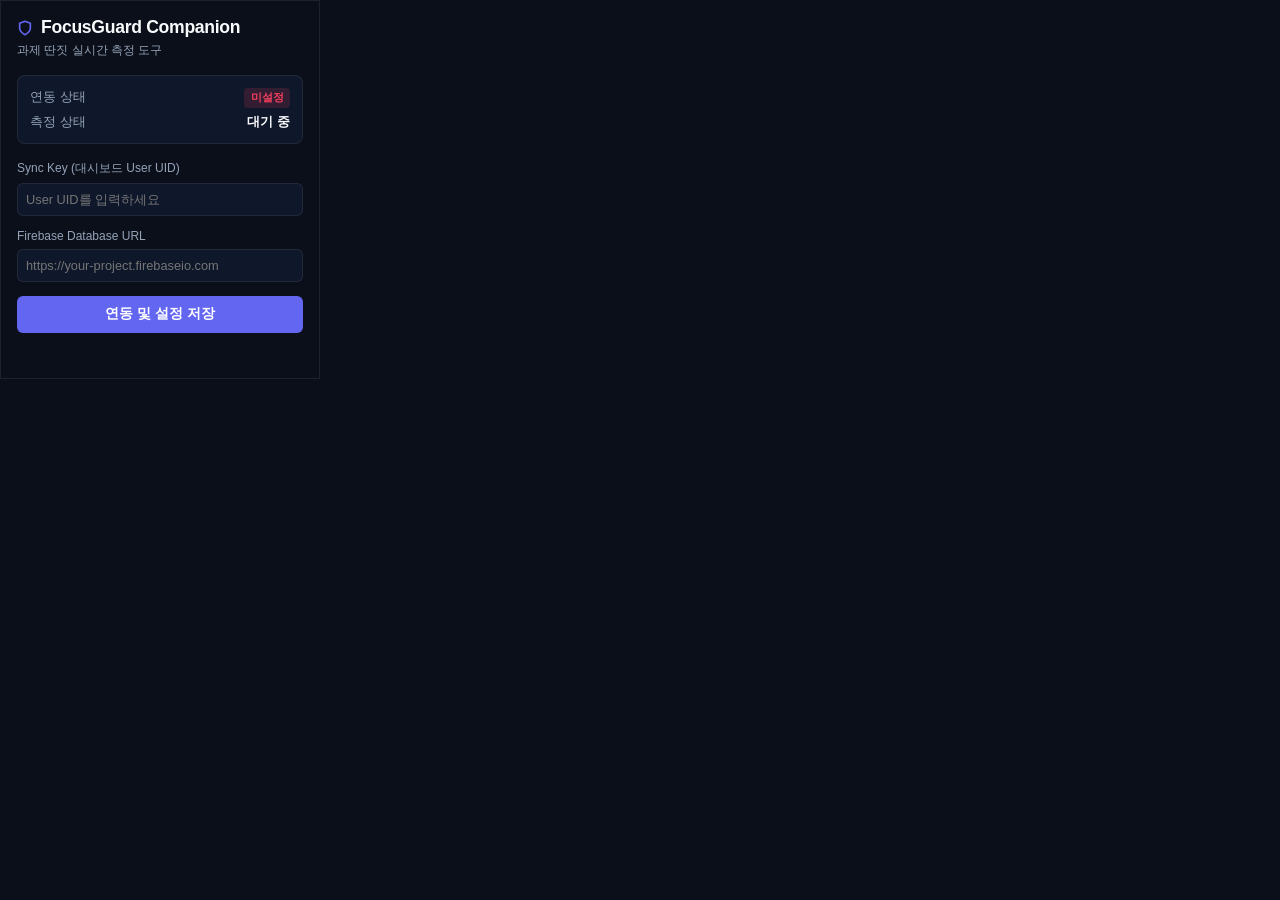
<file: extension/popup.html>
<!DOCTYPE html>
<html>
<head>
  <meta charset="utf-8">
  <title>FocusGuard Sync</title>
  <style>
    :root {
      --bg-primary: #0b0f19;
      --bg-secondary: #0f172a;
      --bg-tertiary: #1e293b;
      --primary: #6366f1;
      --primary-hover: #4f46e5;
      --success: #10b981;
      --danger: #f43f5e;
      --text-main: #f8fafc;
      --text-muted: #94a3b8;
      --border-glass: rgba(255, 255, 255, 0.08);
    }
    
    * {
      box-sizing: border-box;
      margin: 0;
      padding: 0;
    }
    
    body {
      width: 320px;
      background-color: var(--bg-primary);
      color: var(--text-main);
      font-family: -apple-system, BlinkMacSystemFont, "Segoe UI", Roboto, Helvetica, Arial, sans-serif;
      padding: 1rem;
      border: 1px solid var(--border-glass);
    }
    
    h3 {
      font-size: 1.1rem;
      font-weight: 700;
      margin-bottom: 0.25rem;
      letter-spacing: -0.3px;
      display: flex;
      align-items: center;
      gap: 0.5rem;
    }
    
    .logo-icon {
      color: var(--primary);
    }
    
    .subtitle {
      font-size: 0.75rem;
      color: var(--text-muted);
      margin-bottom: 1rem;
    }
    
    .status-panel {
      background-color: var(--bg-secondary);
      border: 1px solid var(--border-glass);
      border-radius: 8px;
      padding: 0.75rem;
      margin-bottom: 1rem;
      font-size: 0.8rem;
    }
    
    .status-row {
      display: flex;
      justify-content: space-between;
      align-items: center;
      margin-bottom: 0.4rem;
    }
    
    .status-row:last-child {
      margin-bottom: 0;
    }
    
    .status-label {
      color: var(--text-muted);
    }
    
    .status-val {
      font-weight: 600;
    }
    
    .status-badge {
      padding: 0.15rem 0.4rem;
      border-radius: 4px;
      font-size: 0.7rem;
      font-weight: 700;
    }
    
    .status-badge.connected {
      background-color: rgba(16, 185, 129, 0.15);
      color: var(--success);
    }
    
    .status-badge.disconnected {
      background-color: rgba(244, 63, 94, 0.15);
      color: var(--danger);
    }
    
    .status-badge.tracking {
      background-color: rgba(99, 102, 241, 0.15);
      color: var(--primary);
      animation: pulse-badge 1.5s infinite;
    }
    
    .form-group {
      margin-bottom: 0.85rem;
      display: flex;
      flex-direction: column;
      gap: 0.35rem;
    }
    
    label {
      font-size: 0.75rem;
      color: var(--text-muted);
      font-weight: 500;
    }
    
    input {
      background-color: var(--bg-secondary);
      border: 1px solid var(--border-glass);
      border-radius: 6px;
      padding: 0.5rem;
      color: var(--text-main);
      font-size: 0.8rem;
      width: 100%;
      font-family: inherit;
      transition: border-color 0.2s;
    }
    
    input:focus {
      outline: none;
      border-color: var(--primary);
    }
    
    .btn {
      background-color: var(--primary);
      color: white;
      border: none;
      padding: 0.6rem;
      border-radius: 6px;
      cursor: pointer;
      font-weight: 600;
      font-size: 0.85rem;
      width: 100%;
      transition: background-color 0.2s, transform 0.1s;
    }
    
    .btn:hover {
      background-color: var(--primary-hover);
    }
    .btn:active {
      transform: scale(0.98);
    }
    
    .toast {
      margin-top: 0.75rem;
      font-size: 0.75rem;
      text-align: center;
      color: var(--success);
      opacity: 0;
      transition: opacity 0.3s;
    }
    .toast.show {
      opacity: 1;
    }
    
    @keyframes pulse-badge {
      0%, 100% { opacity: 0.8; }
      50% { opacity: 1; }
    }
  </style>
</head>
<body>
  <h3>
    <svg class="logo-icon" width="16" height="16" viewBox="0 0 24 24" fill="none" stroke="currentColor" stroke-width="2.5" stroke-linecap="round" stroke-linejoin="round">
      <path d="M12 22s8-4 8-10V5l-8-3-8 3v7c0 6 8 10 8 10z"></path>
    </svg>
    FocusGuard Companion
  </h3>
  <div class="subtitle">과제 딴짓 실시간 측정 도구</div>
  
  <div class="status-panel">
    <div class="status-row">
      <span class="status-label">연동 상태</span>
      <span id="sync-status" class="status-badge disconnected">미설정</span>
    </div>
    <div class="status-row">
      <span class="status-label">측정 상태</span>
      <span id="tracking-status" class="status-val text-muted">대기 중</span>
    </div>
  </div>
  
  <form id="sync-form">
    <div class="form-group">
      <label for="syncKey">Sync Key (대시보드 User UID)</label>
      <input type="text" id="syncKey" required placeholder="User UID를 입력하세요">
    </div>
    <div class="form-group">
      <label for="databaseURL">Firebase Database URL</label>
      <input type="url" id="databaseURL" required placeholder="https://your-project.firebaseio.com">
    </div>
    <button type="submit" class="btn">연동 및 설정 저장</button>
  </form>
  
  <div id="toast" class="toast">설정이 저장되었습니다!</div>

  <script src="popup.js"></script>
</body>
</html>
</file>
